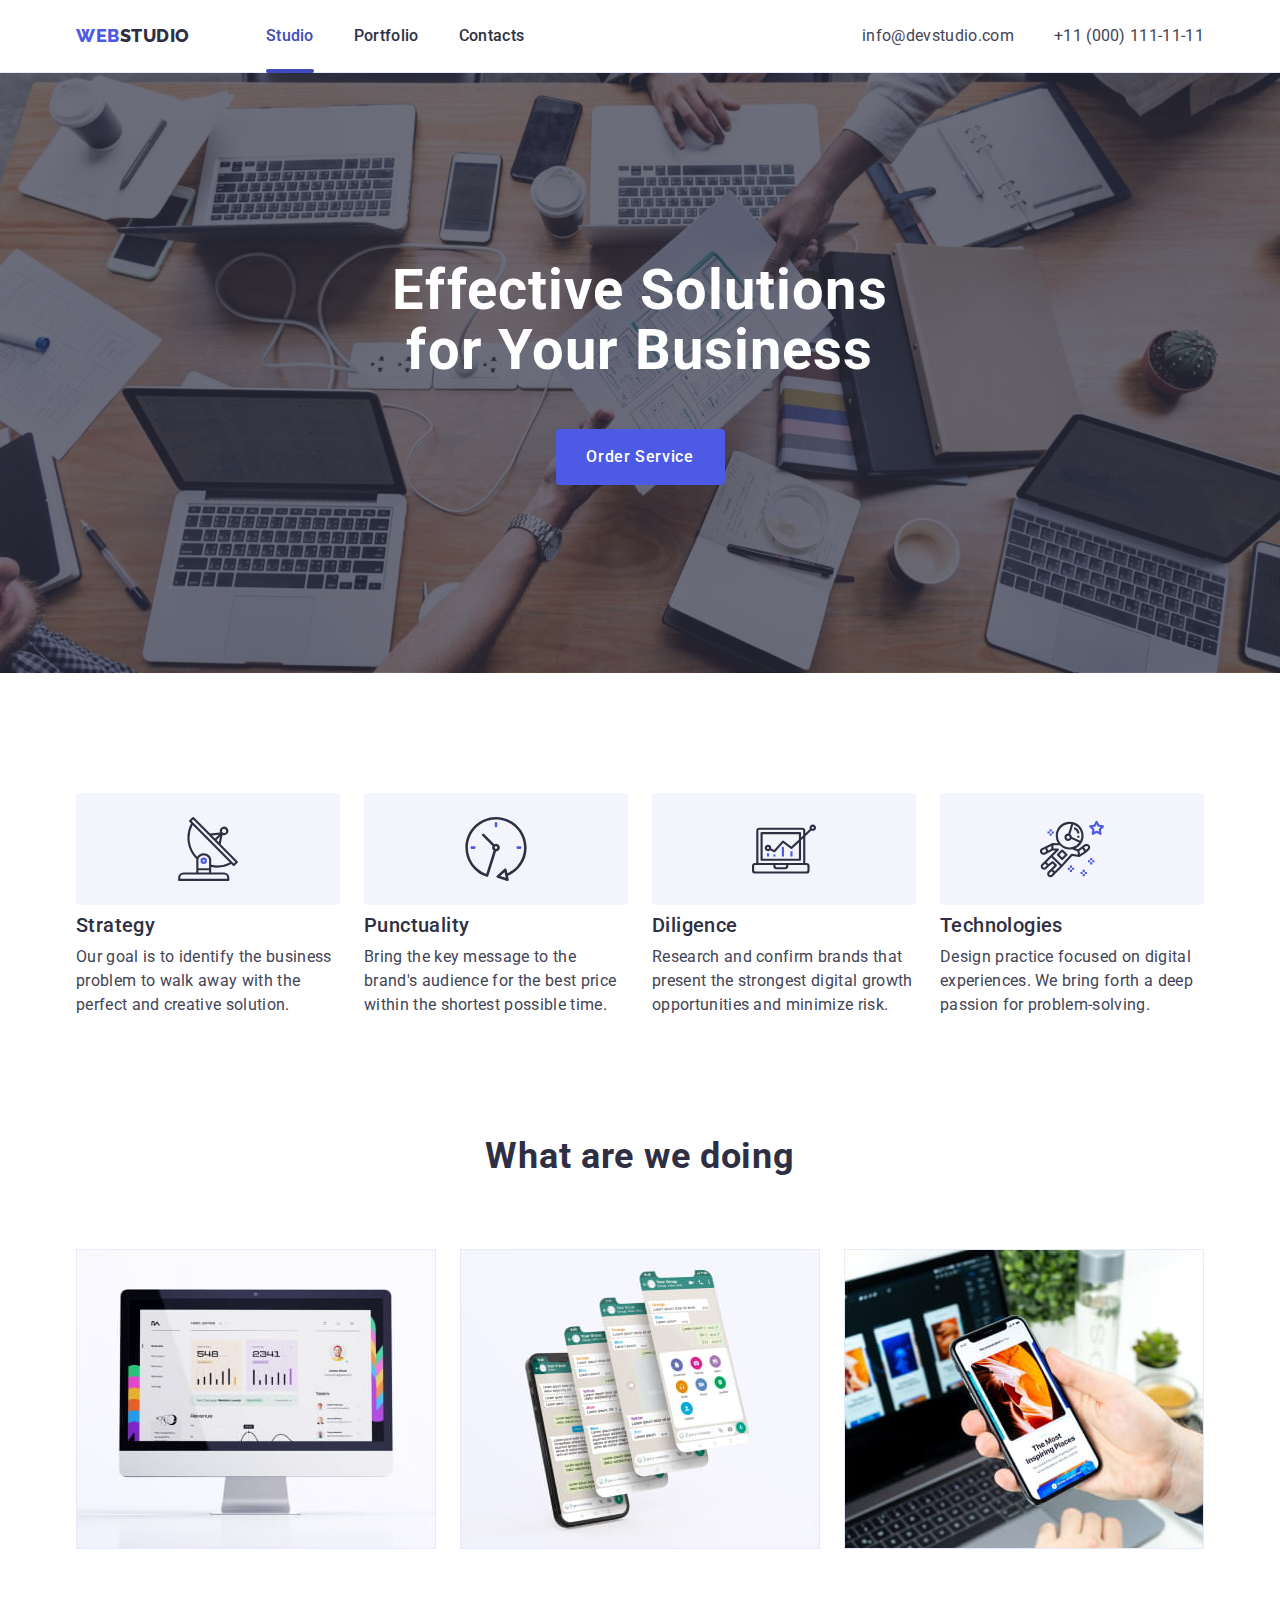
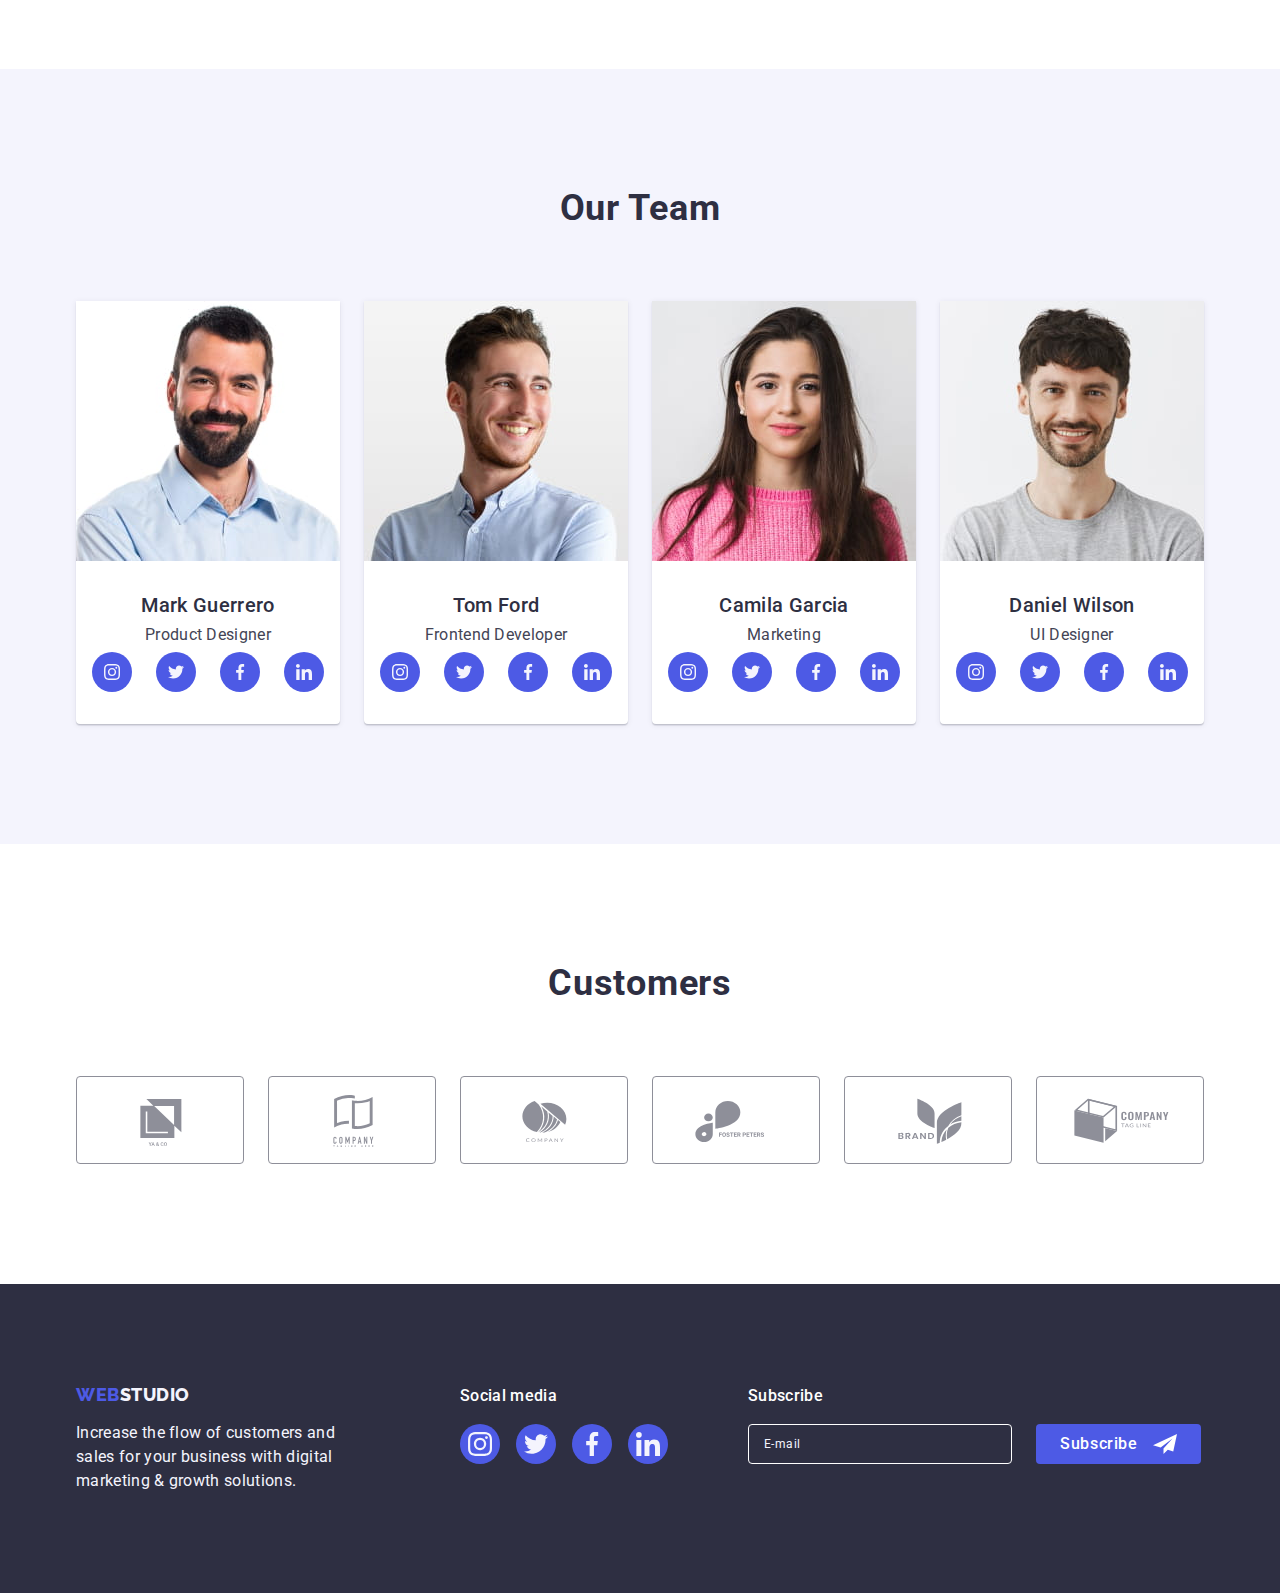
<file: index.html>
<!DOCTYPE html>
<html lang="en">
  <head>
    <meta charset="UTF-8" />
    <meta http-equiv="X-UA-Compatible" content="IE=edge" />
    <meta name="viewport" content="width=device-width, initial-scale=1.0" />
    <title>WebStudio</title>
    <link rel="preconnect" href="https://fonts.googleapis.com" />
    <link rel="preconnect" href="https://fonts.gstatic.com" crossorigin />
    <link
      href="https://fonts.googleapis.com/css2?family=Raleway:wght@800&family=Roboto:wght@400;500;700;900&display=swap"
      rel="stylesheet"
    />
    <link
      rel="stylesheet"
      href="https://cdnjs.cloudflare.com/ajax/libs/modern-normalize/0.6.0/modern-normalize.min.css"
    />

    <link rel="stylesheet" href="./css/styles.css" />
  </head>
  <body>
    <!-------------------- Header ----------->
    <header class="header">
      <div class="header-flex container">
        <nav class="head-nav">
          <a href="./index.html" class="link logo"
            >Web<span class="logo-gray">Studio</span>
          </a>
          <ul class="list head-list">
            <li class="item">
              <a href="./index.html" class="link head-link head-link-active"
                >Studio</a
              >
            </li>
            <li class="item">
              <a href="./portfolio.html" class="link head-link">Portfolio</a>
            </li>
            <li class="item">
              <a href="" class="link head-link">Contacts</a>
            </li>
          </ul>
        </nav>
        <!-----------------address-------------->
        <address class="adr">
          <ul class="list adr-list">
            <li class="item">
              <a href="mailto:info@devstudio.com" class="link"
                >info@devstudio.com</a
              >
            </li>
            <li class="item">
              <a href="tel:+110001111111" class="link">+11 (000) 111-11-11</a>
            </li>
          </ul>
        </address>
      </div>
    </header>
    <main>
      <!----------------- Hero -------------->
      <section class="hero">
        <div class="container">
          <h1 class="hero-head">Effective Solutions for Your Business</h1>
          <button type="button" class="hero-btn" data-modal-open>
            Order Service
          </button>
        </div>
      </section>
      <!--------------- Advantages ---------->
      <section class="advantages">
        <div class="container">
          <h2 class="visually-hidden advant-title">Advantages</h2>
          <ul class="list advant-list">
            <li class="item">
              <div class="advant-card">
                <svg class="advant-card-svg" width="64" height="64">
                  <use href="./images/icons.svg#antenna"></use>
                </svg>
              </div>
              <h3 class="advant-head">Strategy</h3>
              <p class="advant-par">
                Our goal is to identify the business problem to walk away with
                the perfect and creative solution.
              </p>
            </li>
            <li class="item">
              <div class="advant-card">
                <svg class="advant-card-svg" width="64" height="64">
                  <use href="./images/icons.svg#clock"></use>
                </svg>
              </div>
              <h3 class="advant-head">Punctuality</h3>
              <p class="advant-par">
                Bring the key message to the brand's audience for the best price
                within the shortest possible time.
              </p>
            </li>
            <li class="item">
              <div class="advant-card">
                <svg class="advant-card-svg" width="64" height="64">
                  <use href="./images/icons.svg#diagram"></use>
                </svg>
              </div>
              <h3 class="advant-head">Diligence</h3>
              <p class="advant-par">
                Research and confirm brands that present the strongest digital
                growth opportunities and minimize risk.
              </p>
            </li>
            <li class="item">
              <div class="advant-card">
                <svg class="advant-card-svg" width="64" height="64">
                  <use href="./images/icons.svg#astronaut"></use>
                </svg>
              </div>
              <h3 class="advant-head">Technologies</h3>
              <p class="advant-par">
                Design practice focused on digital experiences. We bring forth a
                deep passion for problem-solving.
              </p>
            </li>
          </ul>
        </div>
      </section>
      <!----------------- product ----------->
      <section class="product">
        <div class="container">
          <h2 class="product-head">What are we doing</h2>
          <ul class="list product-list">
            <li class="item">
              <img
                src="./images/computer.jpg"
                alt="computer application"
                width="360"
              />
            </li>
            <li class="item">
              <img
                src="./images/mobile.jpg"
                alt="mobile phone application"
                width="360"
              />
            </li>
            <li class="item">
              <img
                src="./images/notebuk.jpg"
                alt="application for laptops"
                width="360"
              />
            </li>
          </ul>
        </div>
      </section>
      <!----------------- Team -------------->
      <section class="team-section">
        <div class="container">
          <h2 class="team-head">Our Team</h2>
          <ul class="list team-list">
            <li class="item">
              <img
                src="./images/mark-guerrero.jpg"
                alt="Product Designer Mark Guerrero"
                width="264"
              />
              <div class="team-card">
                <h3 class="team-man">Mark Guerrero</h3>
                <p class="team-proffesion">Product Designer</p>
                <ul class="list social">
                  <li class="social-item">
                    <a
                      class="social-link link"
                      href=""
                      target="_blank"
                      rel="noopener noreferer"
                      aria-label="Instagram icon"
                    >
                      <svg class="social-icons" width="16" height="16">
                        <use href="./images/icons.svg#instagram"></use>
                      </svg>
                    </a>
                  </li>
                  <li class="social-item">
                    <a
                      class="social-link link"
                      href=""
                      target="_blank"
                      rel="noopener noreferer"
                      aria-label="Twitter icon"
                    >
                      <svg class="social-icons" width="16" height="16">
                        <use href="./images/icons.svg#twitter"></use>
                      </svg>
                    </a>
                  </li>
                  <li class="social-item">
                    <a
                      class="social-link link"
                      href=""
                      target="_blank"
                      rel="noopener noreferer"
                      aria-label="Facebook icon"
                    >
                      <svg class="social-icons" width="16" height="16">
                        <use href="./images/icons.svg#facebook"></use>
                      </svg>
                    </a>
                  </li>
                  <li class="social-item">
                    <a
                      class="social-link link"
                      href=""
                      target="_blank"
                      rel="noopener noreferer"
                      aria-label="Linkedin icon"
                    >
                      <svg class="social-icons" width="16" height="16">
                        <use href="./images/icons.svg#linkedin"></use>
                      </svg>
                    </a>
                  </li>
                </ul>
              </div>
            </li>
            <li class="item">
              <img
                src="./images/tom-ford.jpg"
                alt="Frontend Developer Tom Ford"
                width="264"
              />
              <div class="team-card">
                <h3 class="team-man">Tom Ford</h3>
                <p class="team-proffesion">Frontend Developer</p>
                <ul class="list social">
                  <li class="social-item">
                    <a
                      class="social-link link"
                      href=""
                      target="_blank"
                      rel="noopener noreferer"
                      aria-label="Instagram icon"
                    >
                      <svg class="social-icons" width="16" height="16">
                        <use href="./images/icons.svg#instagram"></use>
                      </svg>
                    </a>
                  </li>
                  <li class="social-item">
                    <a
                      class="social-link link"
                      href=""
                      target="_blank"
                      rel="noopener noreferer"
                      aria-label="Twitter icon"
                    >
                      <svg class="social-icons" width="16" height="16">
                        <use href="./images/icons.svg#twitter"></use>
                      </svg>
                    </a>
                  </li>
                  <li class="social-item">
                    <a
                      class="social-link link"
                      href=""
                      target="_blank"
                      rel="noopener noreferer"
                      aria-label="Facebook icon"
                    >
                      <svg class="social-icons" width="16" height="16">
                        <use href="./images/icons.svg#facebook"></use>
                      </svg>
                    </a>
                  </li>
                  <li class="social-item">
                    <a
                      class="social-link link"
                      href=""
                      target="_blank"
                      rel="noopener noreferer"
                      aria-label="Linkedin icon"
                    >
                      <svg class="social-icons" width="16" height="16">
                        <use href="./images/icons.svg#linkedin"></use>
                      </svg>
                    </a>
                  </li>
                </ul>
              </div>
            </li>
            <li class="item">
              <img
                src="./images/camila-garcia.jpg"
                alt="Camila Garcia Marketing"
                width="264"
              />
              <div class="team-card">
                <h3 class="team-man">Camila Garcia</h3>
                <p class="team-proffesion">Marketing</p>
                <ul class="list social">
                  <li class="social-item">
                    <a
                      class="social-link link"
                      href=""
                      target="_blank"
                      rel="noopener noreferer"
                      aria-label="Instagram icon"
                    >
                      <svg class="social-icons" width="16" height="16">
                        <use href="./images/icons.svg#instagram"></use>
                      </svg>
                    </a>
                  </li>
                  <li class="social-item">
                    <a
                      class="social-link link"
                      href=""
                      target="_blank"
                      rel="noopener noreferer"
                      aria-label="Twitter icon"
                    >
                      <svg class="social-icons" width="16" height="16">
                        <use href="./images/icons.svg#twitter"></use>
                      </svg>
                    </a>
                  </li>
                  <li class="social-item">
                    <a
                      class="social-link link"
                      href=""
                      target="_blank"
                      rel="noopener noreferer"
                      aria-label="Facebook icon"
                    >
                      <svg class="social-icons" width="16" height="16">
                        <use href="./images/icons.svg#facebook"></use>
                      </svg>
                    </a>
                  </li>
                  <li class="social-item">
                    <a
                      class="social-link link"
                      href=""
                      target="_blank"
                      rel="noopener noreferer"
                      aria-label="Linkedin icon"
                    >
                      <svg class="social-icons" width="16" height="16">
                        <use href="./images/icons.svg#linkedin"></use>
                      </svg>
                    </a>
                  </li>
                </ul>
              </div>
            </li>
            <li class="item">
              <img
                src="./images/danielwilson.jpg"
                alt="UI Designer Daniel Wilson"
                width="264"
              />
              <div class="team-card">
                <h3 class="team-man">Daniel Wilson</h3>
                <p class="team-proffesion">UI Designer</p>
                <ul class="list social">
                  <li class="social-item">
                    <a
                      class="social-link link"
                      href=""
                      target="_blank"
                      rel="noopener noreferer"
                      aria-label="Instagram icon"
                    >
                      <svg class="social-icons" width="16" height="16">
                        <use href="./images/icons.svg#instagram"></use>
                      </svg>
                    </a>
                  </li>
                  <li class="social-item">
                    <a
                      class="social-link link"
                      href=""
                      target="_blank"
                      rel="noopener noreferer"
                      aria-label="Twitter icon"
                    >
                      <svg class="social-icons" width="16" height="16">
                        <use href="./images/icons.svg#twitter"></use>
                      </svg>
                    </a>
                  </li>
                  <li class="social-item">
                    <a
                      class="social-link link"
                      href=""
                      target="_blank"
                      rel="noopener noreferer"
                      aria-label="Facebook icon"
                    >
                      <svg class="social-icons" width="16" height="16">
                        <use href="./images/icons.svg#facebook"></use>
                      </svg>
                    </a>
                  </li>
                  <li class="social-item">
                    <a
                      class="social-link link"
                      href=""
                      target="_blank"
                      rel="noopener noreferer"
                      aria-label="Linkedin icon"
                    >
                      <svg class="social-icons" width="16" height="16">
                        <use href="./images/icons.svg#linkedin"></use>
                      </svg>
                    </a>
                  </li>
                </ul>
              </div>
            </li>
          </ul>
        </div>
      </section>
      <!-------------- Customers ------------>
      <section class="customers">
        <div class="container">
          <h2 class="head-customers">Customers</h2>

          <ul class="list customer-list">
            <li class="customer-item">
              <a class="customer-link link" href="">
                <svg class="customer-icon" width="104" height="56">
                  <use href="./images/icons.svg#logo"></use>
                </svg>
              </a>
            </li>
            <li class="customer-item">
              <a class="customer-link link" href="">
                <svg class="customer-icon" width="104" height="56">
                  <use href="./images/icons.svg#logo-1"></use>
                </svg>
              </a>
            </li>
            <li class="customer-item">
              <a class="customer-link link" href="">
                <svg class="customer-icon" width="104" height="56">
                  <use href="./images/icons.svg#logo-2"></use>
                </svg>
              </a>
            </li>
            <li class="customer-item">
              <a class="customer-link link" href="">
                <svg class="customer-icon" width="104" height="56">
                  <use href="./images/icons.svg#logo-3"></use>
                </svg>
              </a>
            </li>
            <li class="customer-item">
              <a class="customer-link link" href="">
                <svg class="customer-icon" width="104" height="56">
                  <use href="./images/icons.svg#logo-4"></use>
                </svg>
              </a>
            </li>
            <li class="customer-item">
              <a class="customer-link link" href="">
                <svg class="customer-icon" width="104" height="56">
                  <use href="./images/icons.svg#logo-5"></use>
                </svg>
              </a>
            </li>
          </ul>
        </div>
      </section>
    </main>
    <!---------------- footer --------------->
    <footer class="footer">
      <div class="footer-container container">
        <div class="footer-logo">
          <a href="./index.html" class="footer-logo-link link">
            Web<span class="logo-waite">Studio</span>
          </a>
          <p class="footer-text">
            Increase the flow of customers and sales for your business with
            digital marketing & growth solutions.
          </p>
        </div>
        <div class="footer-social">
          <p class="footer-head">Social media</p>
          <ul class="list social social-footer">
            <li class="social-item">
              <a
                class="footer-social-link link"
                href=""
                target="_blank"
                rel="noopener noreferer"
                aria-label="Instagram icon"
              >
                <svg
                  class="social-icons footer-social-icons"
                  width="24"
                  height="24"
                >
                  <use href="./images/icons.svg#instagram"></use>
                </svg>
              </a>
            </li>
            <li class="social-item">
              <a
                class="footer-social-link link"
                href=""
                target="_blank"
                rel="noopener noreferer"
                aria-label="Twitter icon"
              >
                <svg
                  class="social-icons footer-social-icons"
                  width="24"
                  height="24"
                >
                  <use href="./images/icons.svg#twitter"></use>
                </svg>
              </a>
            </li>
            <li class="social-item">
              <a
                class="footer-social-link link"
                href=""
                target="_blank"
                rel="noopener noreferer"
                aria-label="Facebook icon"
              >
                <svg
                  class="social-icons footer-social-icons"
                  width="24"
                  height="24"
                >
                  <use href="./images/icons.svg#facebook"></use>
                </svg>
              </a>
            </li>
            <li class="social-item">
              <a
                class="footer-social-link link"
                href=""
                target="_blank"
                rel="noopener noreferer"
                aria-label="Linkedin icon"
              >
                <svg
                  class="social-icons footer-social-icons"
                  width="24"
                  height="24"
                >
                  <use href="./images/icons.svg#linkedin"></use>
                </svg>
              </a>
            </li>
          </ul>
        </div>
        <div class="footer-subscr">
          <p class="footer-head">Subscribe</p>
          <div class="footer-subscr-block">
            <div class="footer-email">
              <input
                class="footer-email-input"
                type="email"
                name="subscr_email"
                id="subscr_email"
                placeholder=" "
              />
              <label class="footer-email-label" for="subscr_email"
                >E-mail</label
              >
            </div>
            <button type="submit" class="footer-btn">
              Subscribe
              <svg class="btn-pict" width="24" height="24">
                <use href="./images/icons.svg#fly"></use>
              </svg>
            </button>
          </div>
        </div>
      </div>
    </footer>
    <!----------------- modal --------------->
    <div class="backdrop is-hidden" data-modal>
      <div class="modal">
        <button type="button" class="modal-close" data-modal-close>
          <svg class="icon-close" width="8" height="8">
            <use href="./images/icons.svg#close"></use>
          </svg>
        </button>

        <strong class="modal-head"
          >Leave your contacts and we will call you back</strong
        >
        <label class="modal-label" for="name">Name</label>
        <div class="modal-name-block">
          <input class="modal-input" type="text" id="name" name="name" />
          <svg class="modal-icon" width="18" height="24">
            <use href="./images/icons.svg#man"></use>
          </svg>
        </div>
        <label class="modal-label" for="phone">Phone</label>
        <div class="modal-name-block">
          <input class="modal-input" type="tel" id="phone" name="phone" />
          <svg class="modal-icon" width="18" height="24">
            <use href="./images/icons.svg#tel"></use>
          </svg>
        </div>
        <label class="modal-label" for="email">Email</label>
        <div class="modal-name-block">
          <input class="modal-input" type="email" id="email" name="email" />
          <svg class="modal-icon" width="18" height="24">
            <use href="./images/icons.svg#post"></use>
          </svg>
        </div>
        <label class="modal-label" for="comment">Comment</label>
        <textarea
          class="modal-input comment"
          name="comment"
          placeholder="Text input"
          id="comment"
        ></textarea>

        <label class="modal-check">
          <input class="input-check" type="checkbox" name="policy" />
          <svg class="check-icon" width="16" height="16">
            <use class="checked" href="./images/icons.svg#check"></use>
            <use class="unchecked" href="./images/icons.svg#uncheck"></use>
          </svg>
          <span
            >I accept the terms and conditions of the
            <a class="modal-link" href="">Privacy Policy</a>
          </span>
        </label>
        <button type="button" class="hero-btn modal-btn">Send</button>
      </div>
    </div>
    <script src="./js/modal.js"></script>
  </body>
</html>
</file>
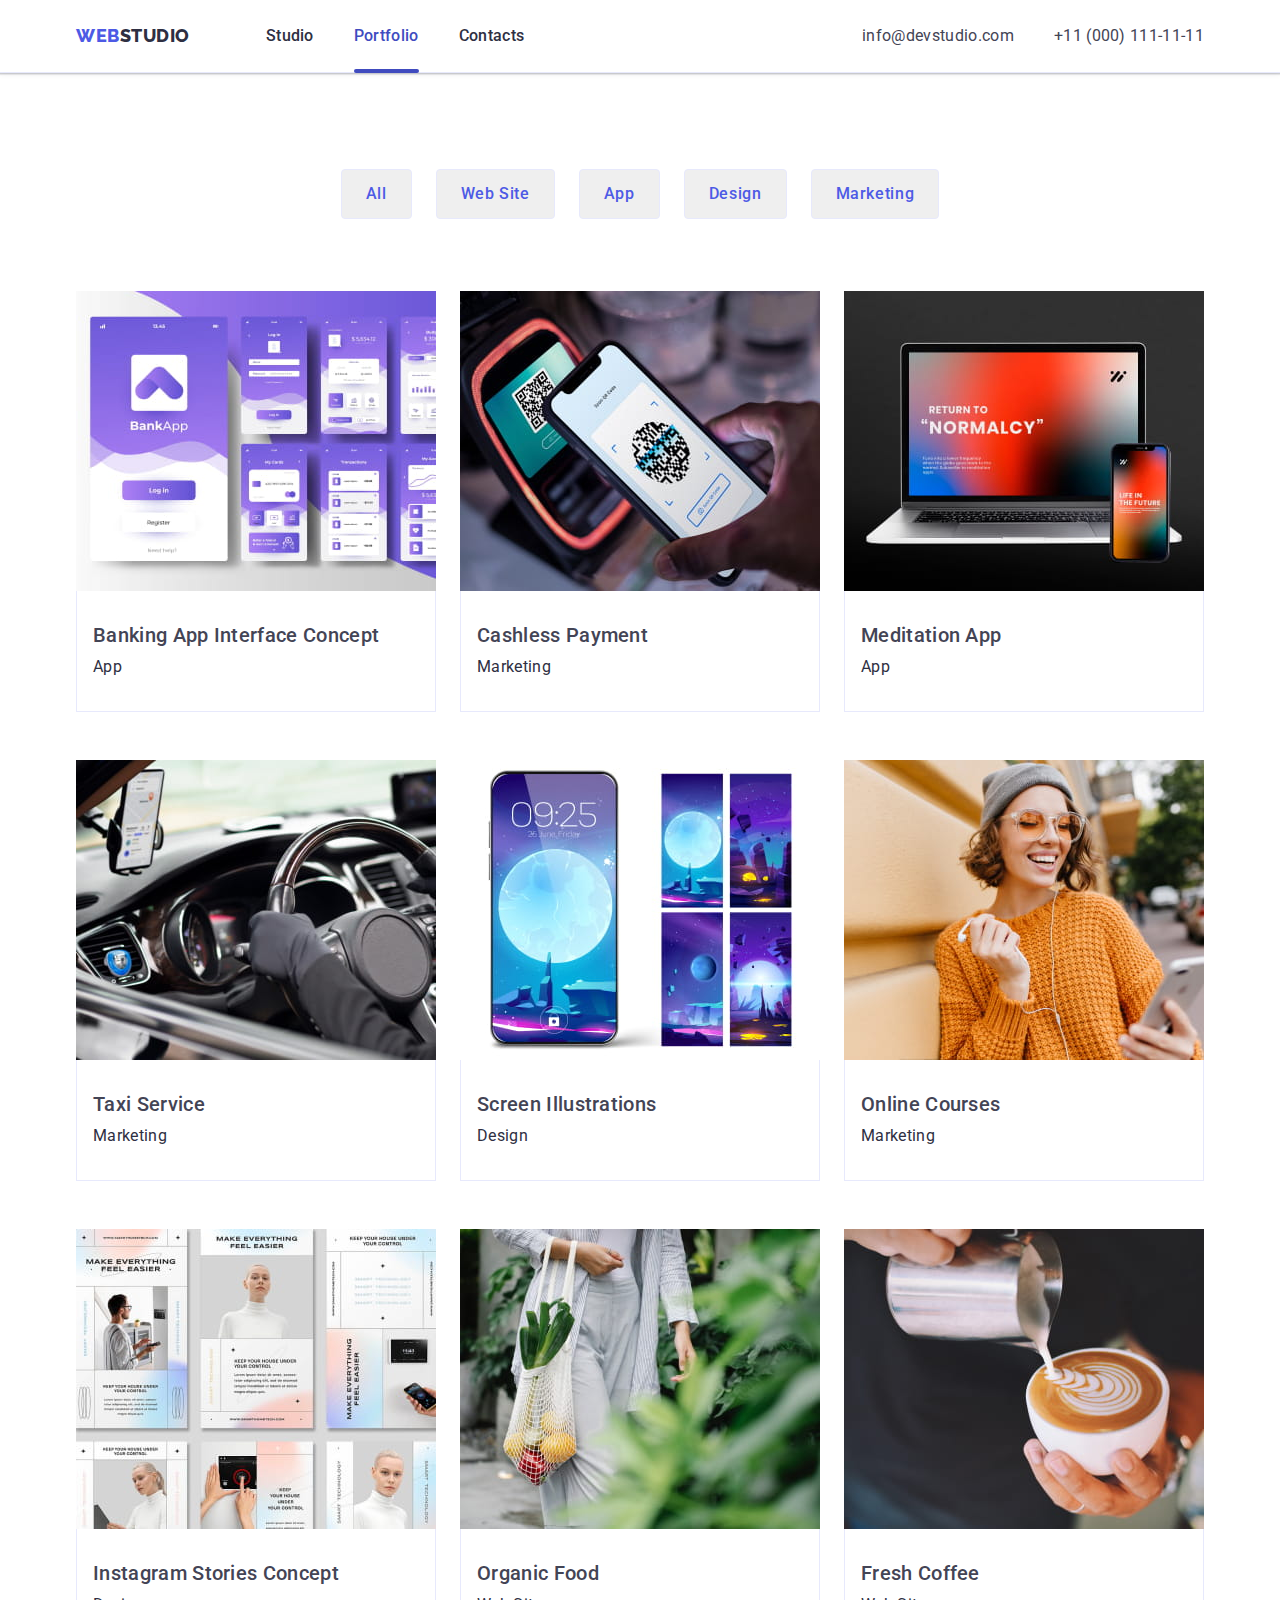
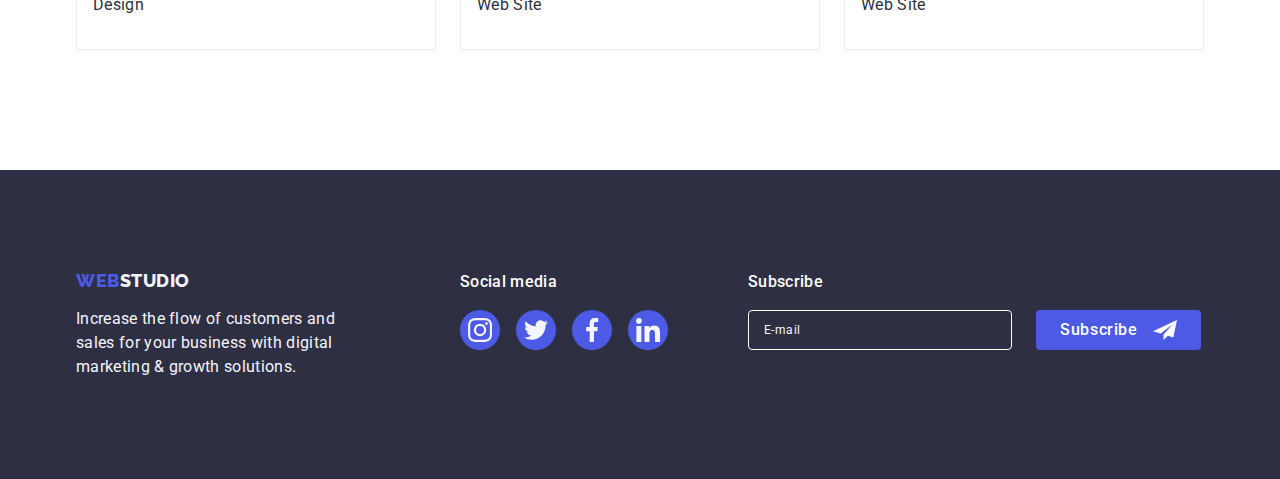
<file: portfolio.html>
<!DOCTYPE html>
<html lang="en">
  <head>
    <meta charset="UTF-8" />
    <meta http-equiv="X-UA-Compatible" content="IE=edge" />
    <meta name="viewport" content="width=device-width, initial-scale=1.0" />
    <title>WebStudio</title>
    <link rel="preconnect" href="https://fonts.googleapis.com" />
    <link rel="preconnect" href="https://fonts.gstatic.com" crossorigin />
    <link
      href="https://fonts.googleapis.com/css2?family=Raleway:wght@800&family=Roboto:wght@400;500;700;900&display=swap"
      rel="stylesheet"
    />
    <link
      rel="stylesheet"
      href="https://cdnjs.cloudflare.com/ajax/libs/modern-normalize/0.6.0/modern-normalize.min.css"
    />

    <link rel="stylesheet" href="./css/styles.css" />
  </head>
  <body>
    <!-------------------------- Header --------------------------->
    <header class="header">
      <div class="header-flex container">
        <nav class="head-nav">
          <a href="./index.html" class="link logo"
            >Web<span class="logo-gray">Studio</span>
          </a>
          <ul class="list head-list">
            <li class="item">
              <a href="./index.html" class="link head-link">Studio</a>
            </li>
            <li class="item">
              <a href="./portfolio.html" class="link head-link head-link-active"
                >Portfolio</a
              >
            </li>
            <li class="item">
              <a href="" class="link head-link">Contacts</a>
            </li>
          </ul>
        </nav>
        <!-----------------address-------------->
        <address class="adr">
          <ul class="list adr-list">
            <li class="item">
              <a href="mailto:info@devstudio.com" class="link"
                >info@devstudio.com</a
              >
            </li>
            <li class="item">
              <a href="tel:+110001111111" class="link">+11 (000) 111-11-11</a>
            </li>
          </ul>
        </address>
      </div>
    </header>
    <main>
      <!---------------------- portfolio filter ------------------->
      <section class="portfolio">
        <div class="container">
          <h1 class="visually-hidden">Portfolio</h1>
          <ul class="list filter-list">
            <li><button type="button" class="filter-btn">All</button></li>
            <li><button type="button" class="filter-btn">Web Site</button></li>
            <li><button type="button" class="filter-btn">App</button></li>
            <li><button type="button" class="filter-btn">Design</button></li>
            <li><button type="button" class="filter-btn">Marketing</button></li>
          </ul>
          <!----------------- Portfolio works --------------------->
          <ul class="list works-list">
            <li class="item">
              <a href="" class="works-link link">
                <div class="works-card">
                  <img
                    src="./images/portfolio/banking-app.jpg"
                    alt="Banking App Interface Concept"
                  />
                  <p class="works-popup-text">
                    14 Stylish and User-Friendly App Design Concepts · Task
                    Manager App · Calorie Tracker App · Exotic Fruit Ecommerce
                    App · Cloud Storage App
                  </p>
                </div>
                <div class="works-info">
                  <h2 class="works-info-head">Banking App Interface Concept</h2>
                  <p class="works-info-text">App</p>
                </div>
              </a>
            </li>
            <li class="item">
              <a href="" class="works-link link">
                <div class="works-card">
                  <img
                    src="./images/portfolio/cashles-pay.jpg"
                    alt="Cashless Payment"
                  />
                  <p class="works-popup-text">
                    14 Stylish and User-Friendly App Design Concepts · Task
                    Manager App · Calorie Tracker App · Exotic Fruit Ecommerce
                    App · Cloud Storage App
                  </p>
                </div>
                <div class="works-info">
                  <h2 class="works-info-head">Cashless Payment</h2>
                  <p class="works-info-text">Marketing</p>
                </div>
              </a>
            </li>
            <li class="item">
              <a href="" class="works-link link">
                <div class="works-card">
                  <img
                    src="./images/portfolio/meditation.jpg"
                    alt="Meditation App"
                  />
                  <p class="works-popup-text">
                    14 Stylish and User-Friendly App Design Concepts · Task
                    Manager App · Calorie Tracker App · Exotic Fruit Ecommerce
                    App · Cloud Storage App
                  </p>
                </div>
                <div class="works-info">
                  <h2 class="works-info-head">Meditation App</h2>
                  <p class="works-info-text">App</p>
                </div>
              </a>
            </li>
            <li class="item">
              <a href="" class="works-link link">
                <div class="works-card">
                  <img
                    src="./images/portfolio/taxi-service.jpg"
                    alt="Taxi Service"
                  />
                  <p class="works-popup-text">
                    14 Stylish and User-Friendly App Design Concepts · Task
                    Manager App · Calorie Tracker App · Exotic Fruit Ecommerce
                    App · Cloud Storage App
                  </p>
                </div>
                <div class="works-info">
                  <h2 class="works-info-head">Taxi Service</h2>
                  <p class="works-info-text">Marketing</p>
                </div>
              </a>
            </li>
            <li class="item">
              <a href="" class="works-link link">
                <div class="works-card">
                  <img
                    src="./images/portfolio/illustrations.jpg"
                    alt="Screen Illustrations"
                  />
                  <p class="works-popup-text">
                    14 Stylish and User-Friendly App Design Concepts · Task
                    Manager App · Calorie Tracker App · Exotic Fruit Ecommerce
                    App · Cloud Storage App
                  </p>
                </div>
                <div class="works-info">
                  <h2 class="works-info-head">Screen Illustrations</h2>
                  <p class="works-info-text">Design</p>
                </div>
              </a>
            </li>
            <li class="item">
              <a href="" class="works-link link">
                <div class="works-card">
                  <img
                    src="./images/portfolio/onln-courses.jpg"
                    alt="Online Courses"
                  />
                  <p class="works-popup-text">
                    14 Stylish and User-Friendly App Design Concepts · Task
                    Manager App · Calorie Tracker App · Exotic Fruit Ecommerce
                    App · Cloud Storage App
                  </p>
                </div>
                <div class="works-info">
                  <h2 class="works-info-head">Online Courses</h2>
                  <p class="works-info-text">Marketing</p>
                </div>
              </a>
            </li>
            <li class="item">
              <a href="" class="works-link link">
                <div class="works-card">
                  <img
                    src="./images/portfolio/instagram.jpg"
                    alt="Instagram Stories Concept"
                  />
                  <p class="works-popup-text">
                    14 Stylish and User-Friendly App Design Concepts · Task
                    Manager App · Calorie Tracker App · Exotic Fruit Ecommerce
                    App · Cloud Storage App
                  </p>
                </div>
                <div class="works-info">
                  <h2 class="works-info-head">Instagram Stories Concept</h2>
                  <p class="works-info-text">Design</p>
                </div>
              </a>
            </li>
            <li class="item">
              <a href="" class="works-link link">
                <div class="works-card">
                  <img
                    src="./images/portfolio/organic-food.jpg"
                    alt="Organic Food"
                  />
                  <p class="works-popup-text">
                    14 Stylish and User-Friendly App Design Concepts · Task
                    Manager App · Calorie Tracker App · Exotic Fruit Ecommerce
                    App · Cloud Storage App
                  </p>
                </div>
                <div class="works-info">
                  <h2 class="works-info-head">Organic Food</h2>
                  <p class="works-info-text">Web Site</p>
                </div>
              </a>
            </li>
            <li class="item">
              <a href="" class="works-link link">
                <div class="works-card">
                  <img
                    src="./images/portfolio/fresh-coffe.jpg"
                    alt="Fresh Coffee"
                  />
                  <p class="works-popup-text">
                    14 Stylish and User-Friendly App Design Concepts · Task
                    Manager App · Calorie Tracker App · Exotic Fruit Ecommerce
                    App · Cloud Storage App
                  </p>
                </div>
                <div class="works-info">
                  <h2 class="works-info-head">Fresh Coffee</h2>
                  <p class="works-info-text">Web Site</p>
                </div>
              </a>
            </li>
          </ul>
        </div>
      </section>
    </main>
    <!-------------------------- Footer --------------------------->
    <footer class="footer">
      <div class="footer-container container">
        <div class="footer-logo">
          <a href="./index.html" class="footer-logo-link link">
            Web<span class="logo-waite">Studio</span>
          </a>
          <p class="footer-text">
            Increase the flow of customers and sales for your business with
            digital marketing & growth solutions.
          </p>
        </div>
        <div class="footer-social">
          <p class="footer-head">Social media</p>
          <ul class="list social social-footer">
            <li class="social-item">
              <a
                class="footer-social-link link"
                href=""
                target="_blank"
                rel="noopener noreferer"
                aria-label="Instagram icon"
              >
                <svg
                  class="social-icons footer-social-icons"
                  width="24"
                  height="24"
                >
                  <use href="./images/icons.svg#instagram"></use>
                </svg>
              </a>
            </li>
            <li class="social-item">
              <a
                class="footer-social-link link"
                href=""
                target="_blank"
                rel="noopener noreferer"
                aria-label="Twitter icon"
              >
                <svg
                  class="social-icons footer-social-icons"
                  width="24"
                  height="24"
                >
                  <use href="./images/icons.svg#twitter"></use>
                </svg>
              </a>
            </li>
            <li class="social-item">
              <a
                class="footer-social-link link"
                href=""
                target="_blank"
                rel="noopener noreferer"
                aria-label="Facebook icon"
              >
                <svg
                  class="social-icons footer-social-icons"
                  width="24"
                  height="24"
                >
                  <use href="./images/icons.svg#facebook"></use>
                </svg>
              </a>
            </li>
            <li class="social-item">
              <a
                class="footer-social-link link"
                href=""
                target="_blank"
                rel="noopener noreferer"
                aria-label="Linkedin icon"
              >
                <svg
                  class="social-icons footer-social-icons"
                  width="24"
                  height="24"
                >
                  <use href="./images/icons.svg#linkedin"></use>
                </svg>
              </a>
            </li>
          </ul>
        </div>
        <div class="footer-subscr">
          <p class="footer-head">Subscribe</p>
          <div class="footer-subscr-block">
            <div class="footer-email">
              <input
                class="footer-email-input"
                type="email"
                name="subscr_email"
                id="subscr_email"
                placeholder=" "
              />
              <label class="footer-email-label" for="subscr_email"
                >E-mail</label
              >
            </div>
            <button type="submit" class="footer-btn">
              Subscribe
              <svg class="btn-pict" width="24" height="24">
                <use href="./images/icons.svg#fly"></use>
              </svg>
            </button>
          </div>
        </div>
      </div>
    </footer>
  </body>
</html>
</file>
<file: css/styles.css>
:root {
    --primary-fon-color: #ffffff;
    --secondary-fon-color: #E7E9FC;
    --primary-text-color: #434455;
    --second-color: #2E2F42;
    --accent-color: #F4F4FD;
    --button-color: #4D5AE5;
    --button-accent-color: #404bbf;
    --button-secondary-color: #31D0AA;
    --icon-color: #8e8f99;
    --overlay-color: rgba(77, 90, 229, 0.7);

    --func-time: cubic-bezier(0.4, 0, 0.2, 1);
}


h1,
h2,
h3,
h4,
h5,
h6,
ul,
li,
p {
    padding: 0;
    margin: 0;
}

img {
    display: block;
}

.list {
    list-style: none;
}


.link {
    text-decoration: none;
    color: var(--second-color);
}


body {
    font-family: 'Roboto', sans-serif;
    font-weight: 400;
    font-size: 16px;
    line-height: 1.5;
    letter-spacing: 0.02em;

    color: var(--primary-text-color);
    background-color: var(--primary-fon-color);
}

.visually-hidden {
    position: absolute;
    width: 1px;
    height: 1px;
    margin: -1px;
    border: 0;
    padding: 0;
    white-space: nowrap;
    clip-path: inset(100%);
    clip: rect(0 0 0 0);
    overflow: hidden;
}

.container {
    width: 1158px;
    padding: 0 15px;
    margin: 0 auto;

    /*   outline: 2px solid tomato;*/
}

/*================== header ================*/

.header {
    border-bottom: 1px solid var(--secondary-fon-color);
    box-shadow: 0px 2px 1px rgba(46, 47, 66, 0.08),
        0px 1px 1px rgba(46, 47, 66, 0.16),
        0px 1px 6px rgba(46, 47, 66, 0.08);
}

.header-flex {
    display: flex;
    justify-content: space-between;
}

.head-nav {
    display: flex;
    align-items: center;
}

.logo {
    margin-right: 76px;
    text-transform: uppercase;
    font-family: 'Raleway', sans-serif;
    font-weight: 800;
    font-size: 18px;
    line-height: 1.17;
    letter-spacing: 0.03em;
    color: var(--button-color);
}

.logo-gray {
    color: var(--second-color);
}

.head-list {
    display: flex;
}

.head-list .item:not(:last-child) {
    margin-right: 40px;
}

.head-link {
    display: block;
    position: relative;

    padding-top: 24px;
    padding-bottom: 24px;

    font-weight: 500;
    color: var(--second-color);
    /* color: var(--button-accent-color); костиль для автоперевірки*/

    transition: color 250ms var(--func-time);
}

.head-link:hover,
.head-link:focus,
.head-link-active {
    color: var(--button-accent-color);
}

.head-link-active::before {
    content: "";
    position: absolute;
    bottom: -1px;

    width: 100%;
    height: 4px;

    display: block;
    border-radius: 2px;
    background-color: var(--button-accent-color);
}

.head-link::after {
    content: "";
    position: absolute;
    bottom: -1px;

    width: 100%;
    height: 4px;

    display: block;
    border-radius: 2px;
    background-color: var(--button-accent-color);

    transform: scaleX(0);
    transition: transform 250ms var(--func-time);
}

.head-link:hover::after,
.head-link:focus::after {
    transform: scaleX(1);
}

.adr {
    font-style: normal;
}

.adr-list {
    display: flex;
}

.adr-list .link {
    display: block;
    padding-top: 24px;
    padding-bottom: 24px;

    color: var(--primary-text-color);

    transition: color 250ms var(--func-time);
}

.adr-list .item:not(:last-child) {
    margin-right: 40px;
}

.adr-list .link:hover,
.adr-list .link:focus {
    color: var(--button-accent-color);
}

/*========= hero ===============*/

.hero {
    padding: 188px 0;
    max-width: 1440px;
    background-position: center;
    background-repeat: no-repeat;
    background-size: cover;
    margin-left: auto;
    margin-right: auto;

    text-align: center;

    background-color: var(--second-color);

    background-image:
        linear-gradient(rgba(46, 47, 66, 0.7),
            rgba(46, 47, 66, 0.7)),
        url(../images/hero/people-office.jpg);

}

.hero-head {
    max-width: 496px;
    margin: 0 auto 48px;

    font-weight: 700;
    font-size: 56px;
    line-height: 1.07;
    letter-spacing: 0.02em;

    color: var(--primary-fon-color);
}

.hero-btn {
    display: block;
    margin: 0 auto;

    font-family: 'Roboto', sans-serif;
    font-style: normal;
    font-weight: 500;
    font-size: 16px;
    line-height: 1.5;
    letter-spacing: 0.04em;


    background-color: var(--button-color);
    color: var(--primary-fon-color);

    min-width: 169px;
    height: 56px;
    border: none;
    border-radius: 4px;
    cursor: pointer;

    transition: background-color 250ms var(--func-time);
}

.hero-btn:hover,
.hero-btn:focus {
    background-color: var(--button-accent-color);
}


/*======== Advantages ===========*/

.advantages {
    padding: 120px 0;
}

.advant-list {
    display: flex;
    /* gap: 24px; */
}

.advant-list .item:not(:last-child) {
    margin-right: 24px;
}

.advant-list .item {
    width: calc((100% -72px) / 4);
}

.advant-card {
    margin-bottom: 8px;
    min-height: 112px;

    display: flex;
    justify-content: center;
    align-items: center;

    border-radius: 4px;
    background-color: var(--accent-color);
}

.advant-card-svg {}

.advant-head {
    margin-bottom: 8px;

    font-weight: 500;
    font-size: 20px;
    line-height: 1.2;
    letter-spacing: 0.02em;

    color: var(--second-color);
}

.advant-par {
    width: 264px;
    font-size: 16px;
}

/*=========== Product ============*/

.product {
    padding-bottom: 120px;
}

.product-head,
.team-head {
    margin-bottom: 72px;

    font-weight: 700;
    font-size: 36px;
    line-height: 1.11;
    letter-spacing: 0.02em;

    text-align: center;

    color: var(--second-color);
}

.product-list {
    display: flex;
    gap: 24px;
}

.product-list .item {
    width: calc((100% - 48px) / 3);

}


/*========== Team ============*/

.team-section {
    padding-top: 120px;
    padding-bottom: 120px;

    background-color: var(--accent-color);
}

.team-list {
    display: flex;
    gap: 24px;
}

.team-list .item {

    width: calc((100% - 72px) / 4);
    background-color: var(--primary-fon-color);

    box-shadow: 0px 1px 6px rgba(46, 47, 66, 0.08), 0px 1px 1px rgba(46, 47, 66, 0.16), 0px 2px 1px rgba(46, 47, 66, 0.08);
    border-radius: 0px 0px 4px 4px;

}

.team-card {
    padding: 32px 0;

    font-weight: 400;
    font-size: 16px;
    line-height: 1.2;
    letter-spacing: 0.02em;
    text-align: center;

    color: var(--primary-text-color);

}

.team-man {
    margin-bottom: 8px;

    font-weight: 500;
    font-size: 20px;

    color: var(--second-color);
}

.team-proffesion {
    margin-bottom: 8px;
}

/* =========== Social link ============== */

.social {
    display: flex;
    justify-content: center;
    align-items: center;
    gap: 24px;
}

.social-link {
    display: flex;
    justify-content: center;
    align-items: center;
    width: 40px;
    height: 40px;

    border-radius: 50%;

    background-color: var(--button-color);

    transition-property: background-color;
    transition-duration: 250ms;
    transition-timing-function: var(--func-time);
}

.social-link:hover,
.social-link:focus {
    background-color: var(--button-accent-color);
}

.social-icons {
    width: 16px;
    height: 16px;
    fill: var(--accent-color);
}

.footer-social-icons {
    width: 24px;
    height: 24px;
}

/* ============ Customers ============ */

.customers {
    padding-top: 120px;
    padding-bottom: 120px;

}

.head-customers {
    margin-bottom: 72px;

    font-weight: 700;
    font-size: 36px;
    line-height: 1.1;
    text-align: center;
    letter-spacing: 0.02em;

    color: var(--second-color);
}

.customer-list {
    display: flex;
    justify-content: space-between;
    gap: 24px;

}

.customer-item {}

.customer-link {
    display: flex;
    justify-content: center;
    align-items: center;

    width: 168px;
    height: 88px;
    border-radius: 4px;
    border-width: 1px;
    border-style: solid;

    border-color: var(--icon-color);
    color: var(--icon-color);

    transition: border-color 250ms var(--func-time),
        color 250ms var(--func-time);

}

.customer-link:hover,
.customer-link:focus {
    border-color: var(--button-accent-color);
    color: var(--button-accent-color);
}


.customer-icon {

    width: 104px;
    height: 56px;
    fill: currentColor;

}


/*====== portfolio button =========*/
.portfolio {
    padding-top: 96px;
    padding-bottom: 120px;

}

.filter-list {
    display: flex;
    justify-content: center;
    gap: 24px;
    margin-bottom: 72px;
}

.filter-btn {
    padding: 12px 24px;

    font-family: 'Roboto', sans-serif;
    font-style: normal;
    font-weight: 500;
    font-size: 16px;
    line-height: 1.5;
    letter-spacing: 0.04em;

    border-radius: 4px;
    border-width: 1px;
    border-style: solid;

    border-color: var(--secondary-fon-color);
    color: var(--button-color);
    cursor: pointer;

    transition: border-color 250ms var(--func-time),
        color 250ms var(--func-time),
        background-color 250ms var(--func-time),
        box-shadow 250ms var(--func-time);

}

.filter-btn:hover,
.filter-btn:focus,
.filter-btn:active {
    border-color: transparent;
    color: var(--primary-fon-color);
    background-color: var(--button-accent-color);

    box-shadow: 0px 3px 1px rgba(0, 0, 0, 0.1),
        0px 2px 1px rgba(0, 0, 0, 0.08),
        0px 2px 2px rgba(0, 0, 0, 0.12);
}

/* ======= portfolio works ===== */

.works-list {
    display: flex;
    flex-wrap: wrap;
    column-gap: 24px;
    row-gap: 48px;
}

.works-list>.item {
    width: calc((100% - 48px) / 3);

}

.works-card {
    position: relative;
    overflow: hidden;
}


.works-link {
    display: block;
    transition: box-shadow 250ms var(--func-time);
}

.works-link:hover,
.works-link:focus {
    box-shadow: 0px 1px 6px rgba(46, 47, 66, 0.08),
        0px 1px 1px rgba(46, 47, 66, 0.16),
        0px 2px 1px rgba(46, 47, 66, 0.08);
}

.works-info {
    padding: 32px 16px;

    border: 1px solid var(--secondary-fon-color);
    border-top: none;

}

.works-info-head {
    margin-bottom: 8px;

    font-weight: 500;
    font-size: 20px;
    line-height: 1.2;

    color: var(--primary-text-color);
}

.works-info-text {

    font-size: 16px;
    line-height: 1.5;

    color: var(--second-color);
}

.works-popup-text {
    position: absolute;
    width: 100%;
    height: 100%;
    top: 0;
    padding: 40px 32px;

    font-size: 16px;
    line-height: 1.5;
    letter-spacing: 0.02em;

    background-color: var(--button-color);
    color: var(--accent-color);
    transform: translateY(100%);
    transition: transform 250ms var(--func-time);
}

.works-link:hover .works-popup-text,
.works-link:focus .works-popup-text {
    transform: translateY(0%);

}


/*========== Footer ========*/

.footer {
    padding-top: 100px;
    padding-bottom: 100px;

    color: var(--accent-color);
    background-color: var(--second-color);
}

.footer-container {

    display: flex;
    justify-content: left;
    align-items: baseline;

}

.footer-logo {
    margin-right: 120px;
}

.footer-logo-link {
    display: inline-block;
    margin-bottom: 16px;

    text-transform: uppercase;
    font-family: 'Raleway', sans-serif;
    font-weight: 800;
    font-size: 18px;
    line-height: 1.17;
    letter-spacing: 0.03em;
    color: var(--button-color);
}

.logo-waite {

    color: var(--accent-color);
}

.footer-text {

    width: 264px;
}

.footer-social {
    margin-right: 80px;
}

.footer-head {
    margin-bottom: 16px;

    font-weight: 500;
    font-size: 16px;

    color: var(--primary-fon-color);
}

.social-footer {
    gap: 16px;
}

.footer-social-link {
    display: flex;
    justify-content: center;
    align-items: center;

    width: 40px;
    height: 40px;
    border-radius: 50%;

    background-color: var(--button-color);
    transition-property: background-color;
    transition-duration: 250ms;
    transition-timing-function: var(--func-time);

}

.footer-social-link:hover,
.footer-social-link:focus {
    background-color: var(--button-secondary-color);
}


.footer-subscr-block {
    display: flex;
    justify-content: space-between;
    gap: 24px;
}

.footer-email {
    position: relative;
    display: inline-block;
    width: 264px;

}

.footer-email-input {

    width: 100%;
    height: 40px;

    padding-left: 16px;
    font-family: 'Roboto';
    font-size: 12px;
    line-height: 2;
    letter-spacing: 0.04em;

    color: var(--primary-fon-color);
    border: 1px solid var(--primary-fon-color);
    border-radius: 4px;
    background-color: var(--second-color);
}

.footer-email-label {
    position: absolute;
    left: 16px;
    top: 8px;

    font-size: 12px;
    line-height: 2;
    letter-spacing: 0.04em;

    transform: translateY(0);

    transition: transform 250ms var(--func-time);
}

.footer-email-input:hover+.footer-email-label,
.footer-email-input:not(:placeholder-shown)+.footer-email-label {
    transform: translateY(-120%);
}

.footer-btn {
    display: flex;

    width: 165px;
    height: 40px;

    padding-left: 24px;
    padding-right: 24px;

    justify-content: space-between;
    align-items: center;
    font-family: 'Roboto';
    font-weight: 500;
    font-size: 16px;
    line-height: 1.5;
    letter-spacing: 0.04em;
    color: var(--primary-fon-color);
    border: none;
    border-radius: 4px;
    cursor: pointer;

    background-color: var(--button-color);

    transition: background-color 250ms var(--func-time);
}

.footer-btn:hover {
    background-color: var(--button-secondary-color);
}

.btn-pict {
    fill: var(--primary-fon-color);
}

/* =============== modal ================== */
.backdrop {
    position: fixed;
    top: 0;
    left: 0;
    width: 100%;
    height: 100%;

    opacity: 1;
    visibility: visible;

    background-color: rgba(46, 47, 66, 0.4);

    transition: opacity 250ms var(--func-time),
        visibility 250ms var(--func-time);

}

.is-hidden {
    opacity: 0;
    visibility: hidden;
    pointer-events: none;

}

.modal {
    position: absolute;
    top: 50%;
    left: 50%;
    transform: translate(-50%, -50%);

    width: 408px;
    padding: 72px 24px 24px 24px;
    min-height: 576px;
    border-radius: 4px;

    background-color: #fcfcfc;
    box-shadow: 0px 1px 1px rgba(0, 0, 0, 0.14),
        0px 1px 3px rgba(0, 0, 0, 0.12),
        0px 2px 1px rgba(0, 0, 0, 0.2);
    visibility: visible;
    opacity: 1;

    transition: transform 250ms var(--func-time);

}

.modal-close {
    position: absolute;
    padding: 0;
    top: 24px;
    right: 24px;


    display: flex;
    justify-content: center;
    align-items: center;

    width: 24px;
    height: 24px;
    cursor: pointer;
    border-radius: 50%;

    border: 1px solid rgba(0, 0, 0, 0.1);
    background-color: var(--secondary-fon-color);

    transition: background-color 250ms var(--func-time),
        border 250ms var(--func-time);
}

.modal-close:hover,
.modal-close:focus {
    background-color: var(--button-accent-color);
    border: none;
}

.icon-close {
    fill: var(--primary-text-color);

    transition: fill 250ms var(--func-time);
}

.modal-close:hover .icon-close,
.modal-close:focus .icon-close {
    fill: var(--primary-fon-color);
}

.modal-head {
    display: block;
    margin-bottom: 16px;

    font-weight: 500;
    font-size: 16px;
    line-height: 1.5;
    text-align: center;
    letter-spacing: 0.02em;

}

.modal-label {
    display: block;
    margin-bottom: 4px;

    font-size: 12px;
    line-height: 1.17;
    letter-spacing: 0.01em;

    color: var(--icon-color);
}

.modal-name-block {
    display: block;
    margin-bottom: 8px;
    position: relative;
}

.modal-input {
    width: 100%;
    height: 40px;

    padding-left: 38px;

    font-weight: 400;
    font-size: 18px;
    line-height: 1.17;
    letter-spacing: 0.04em;

    /* outline: transparent; */
    outline: none;

    border-width: 1px;
    border-style: solid;
    border-radius: 4px;
    border-color: rgba(46, 47, 66, 0.4);

    transition: border-color 250ms var(--func-time);
}

.modal-input.comment {
    padding: 8px 8px 8px 16px;
    margin-bottom: 16px;

    height: 120px;
    resize: none;

    font-size: 12px;
}

.modal-icon {
    position: absolute;
    top: 50%;
    left: 16px;

    pointer-events: none;
    transform: translateY(-50%);

    fill: var(--second-color);
    transition: fill 250ms var(--func-time);
}

.modal-input:hover,
.modal-input:focus {
    border-color: var(--button-color);
}

.modal-input:hover+.modal-icon,
.modal-input:focus+.modal-icon {
    fill: var(--button-color);
}

.modal-check {
    margin-bottom: 24px;
    display: flex;
    align-content: center;

    font-weight: 400;
    font-size: 12px;
    line-height: 1.17;
    letter-spacing: 0.04em;

    color: var(--icon-color);
}

.input-check {
    appearance: none;
}

.check-icon {
    margin-right: 8px;
}

.unchecked {
    opacity: 1;
    transition: opacity 250ms var(--func-time);
}

.checked {
    opacity: 0;
    transition: opacity 250ms var(--func-time);
}

.input-check:checked+.check-icon>.unchecked {
    opacity: 0;
}

.input-check:checked+.check-icon>.checked {
    opacity: 1;
}

.modal-link {
    color: var(--button-color);
}

.modal-btn {}
</file>
